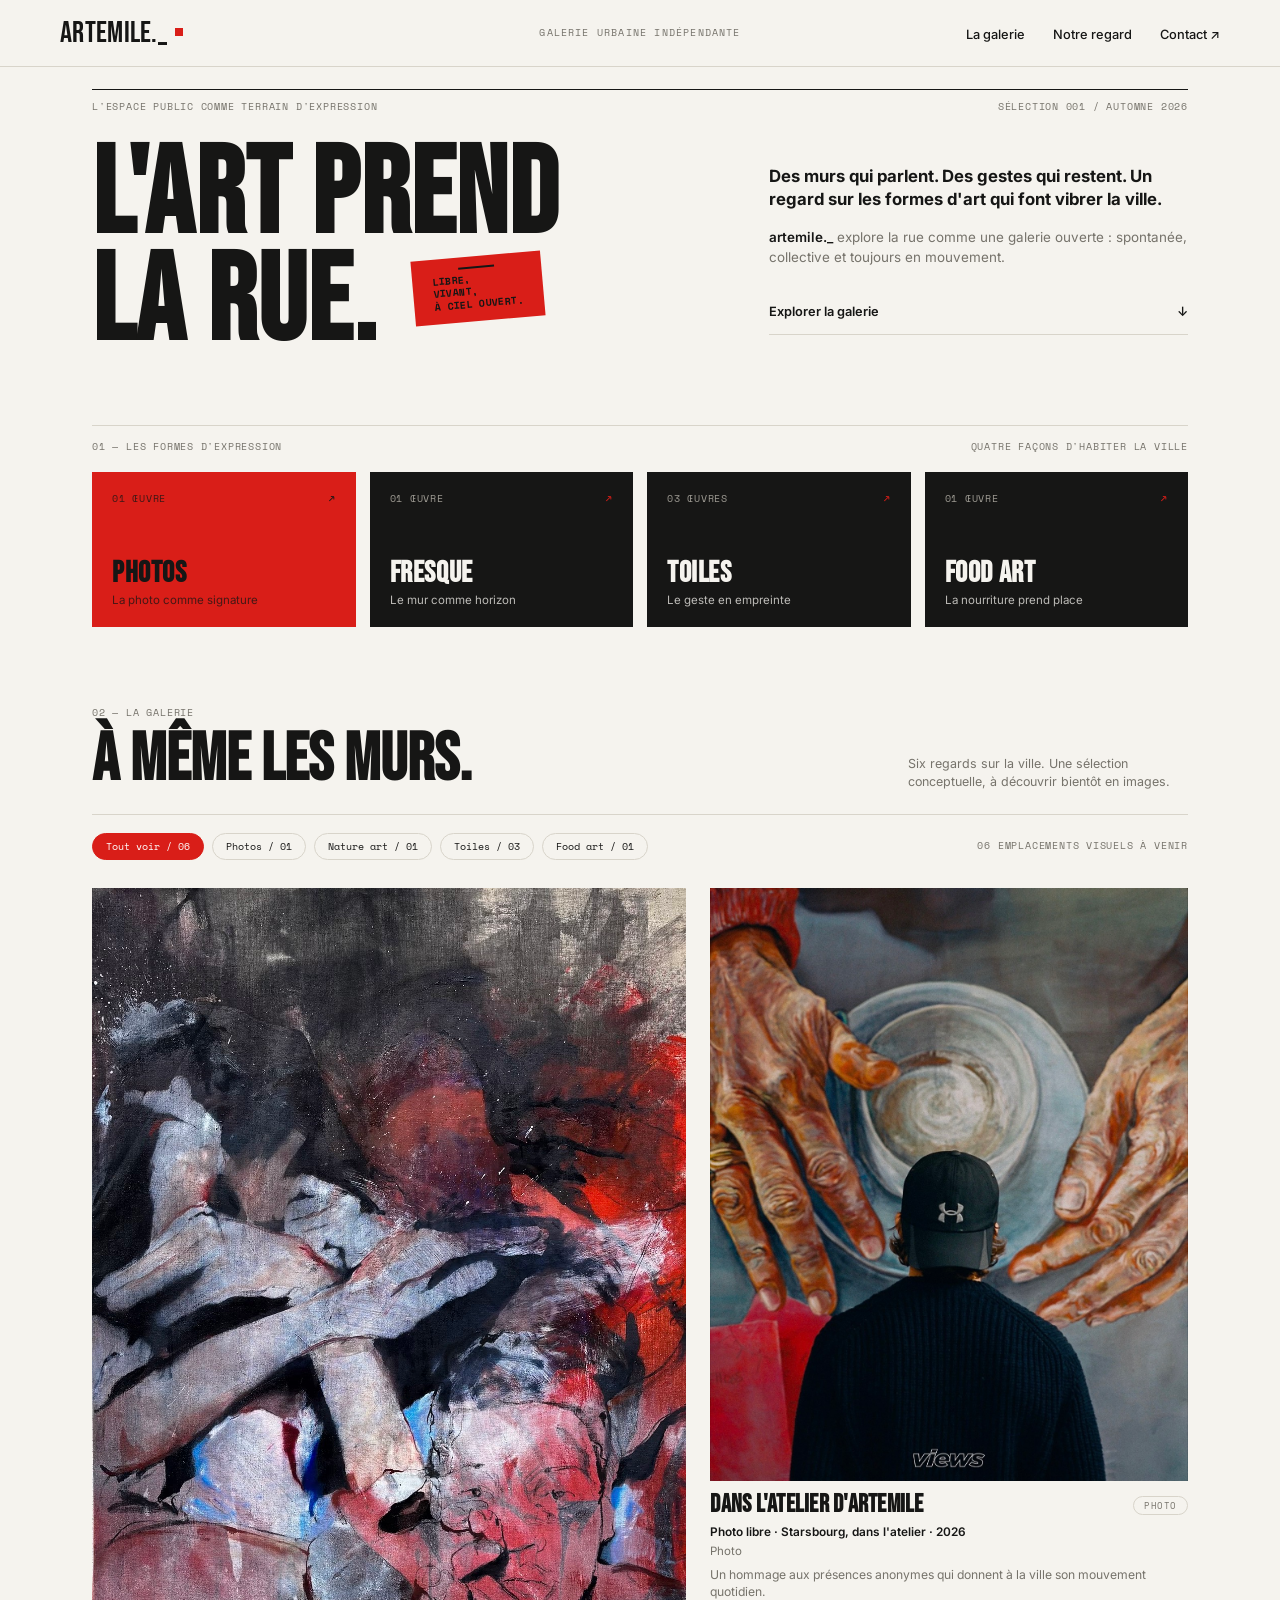
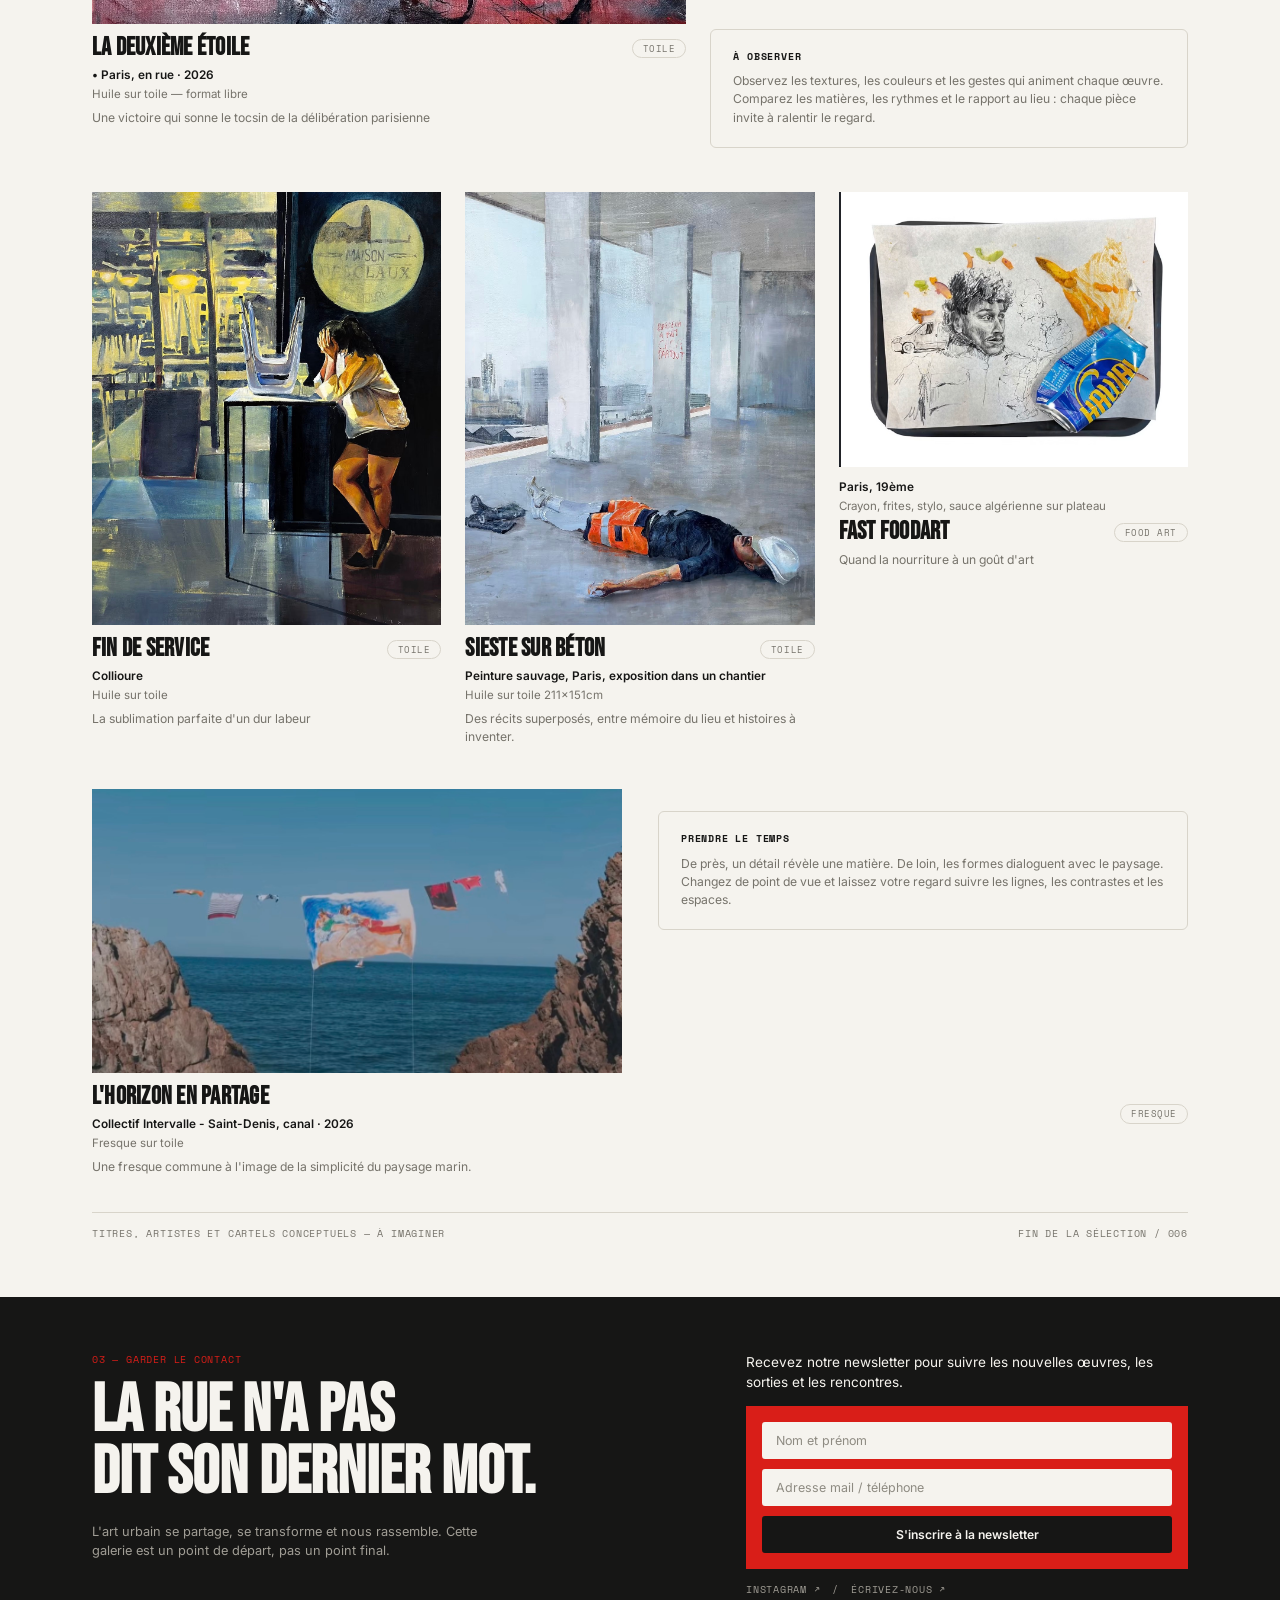
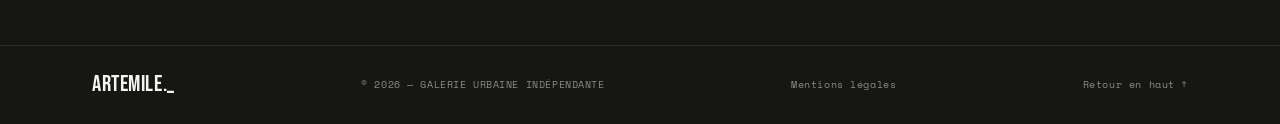
<file: L3/index.html>
<!DOCTYPE html>
<html lang="fr">
<head>
  <meta charset="UTF-8">
  <meta name="viewport" content="width=device-width, initial-scale=1.0">
  <title>artemile._ — Galerie Urbaine Indépendante</title>
  <link rel="stylesheet" href="style.css">
</head>
<body id="top">

  <!-- HEADER -->
  <header class="site-header">
    <div class="container header-inner">
      <a href="index.html" class="brand-logo">
        artemile._ <span class="brand-square"></span>
      </a>
      <span class="header-center-label">GALERIE URBAINE INDÉPENDANTE</span>
      <nav class="main-nav">
        <ul>
          <li><a href="#galerie">La galerie</a></li>
          <li><a href="#formes">Notre regard</a></li>
          <li><a href="#contact">Contact ↗</a></li>
        </ul>
      </nav>
    </div>
  </header>

  <main>
    <!-- HERO -->
    <section class="hero">
      <div class="container">
        <div class="top-meta-row">
          <span class="mono-meta">L'ESPACE PUBLIC COMME TERRAIN D'EXPRESSION</span>
          <span class="mono-meta">SÉLECTION 001 / AUTOMNE 2026</span>
        </div>

        <div class="hero-grid">
          <div>
            <h1 class="hero-title">
              L'ART PREND<br>
              LA RUE.
              <span class="hero-stamp">
                LIBRE,<br>VIVANT,<br>À CIEL OUVERT.
              </span>
            </h1>
          </div>

          <div class="hero-right">
            <p class="hero-lead">
              Des murs qui parlent. Des gestes qui restent. Un regard sur les formes d'art qui font vibrer la ville.
            </p>
            <p class="hero-desc">
              <strong>artemile._</strong> explore la rue comme une galerie ouverte : spontanée, collective et toujours en mouvement.
            </p>
            <a href="#galerie" class="hero-explore-link">
              <span>Explorer la galerie</span>
              <span>↓</span>
            </a>
          </div>
        </div>
      </div>
    </section>

    <!-- 01 : LES FORMES D'EXPRESSION -->
    <section id="formes" class="forms-section">
      <div class="container">
        <div class="section-meta-bar">
          <span class="mono-meta">01 — LES FORMES D'EXPRESSION</span>
          <span class="mono-meta">QUATRE FAÇONS D'HABITER LA VILLE</span>
        </div>

        <div class="forms-grid">
          <a href="photo.html" class="form-card form-card--red">
            <div class="form-card-top">
              <span>01 ŒUVRE</span>
              <span class="form-card-arrow">↗</span>
            </div>
            <div>
              <h2 class="form-card-title">PHOTOS</h2>
              <p class="form-card-sub">La photo comme signature</p>
            </div>
          </a>

          <a href="fresque.html" class="form-card">
            <div class="form-card-top">
              <span>01 ŒUVRE</span>
              <span class="form-card-arrow">↗</span>
            </div>
            <div>
              <h2 class="form-card-title">FRESQUE</h2>
              <p class="form-card-sub">Le mur comme horizon</p>
            </div>
          </a>

          <a href="toiles.html" class="form-card">
            <div class="form-card-top">
              <span>03 ŒUVRES</span>
              <span class="form-card-arrow">↗</span>
            </div>
            <div>
              <h2 class="form-card-title">TOILES</h2>
              <p class="form-card-sub">Le geste en empreinte</p>
            </div>
          </a>

          <a href="food-art.html" class="form-card">
            <div class="form-card-top">
              <span>01 ŒUVRE</span>
              <span class="form-card-arrow">↗</span>
            </div>
            <div>
              <h2 class="form-card-title">FOOD ART</h2>
              <p class="form-card-sub">La nourriture prend place</p>
            </div>
          </a>
        </div>
      </div>
    </section>

    <!-- 02 : LA GALERIE -->
    <section id="galerie" class="gallery-section">
      <div class="container">
        <span class="mono-meta">02 — LA GALERIE</span>
        <div class="gallery-header">
          <h2 class="gallery-main-title">À MÊME LES MURS.</h2>
          <p class="gallery-header-desc">
            Six regards sur la ville. Une sélection conceptuelle, à découvrir bientôt en images.
          </p>
        </div>

        <!-- BARRE DE FILTRES -->
        <div class="filter-bar">
          <div class="filter-pills">
            <button class="filter-pill active" data-filter="all">Tout voir / 06</button>
            <button class="filter-pill" data-filter="photo">Photos / 01</button>
            <button class="filter-pill" data-filter="fresque">Nature art / 01</button>
            <button class="filter-pill" data-filter="toile">Toiles / 03</button>
            <button class="filter-pill" data-filter="food">Food art / 01</button>
          </div>
          <span class="mono-meta">06 EMPLACEMENTS VISUELS À VENIR</span>
        </div>

        <!-- RANGÉE 1 : LA DEUXIÈME ÉTOILE (GAUCHE) + DANS L'ATELIER & À OBSERVER (DROITE) -->
        <div class="gallery-row-1">
          <article class="art-item" data-category="toile">
            <a href="toiles.html">
              <img src="img/hc-001.jpg" alt="La deuxième étoile">
            </a>
            <div class="art-item-body">
              <div class="art-title-row">
                <h3 class="art-title"><a href="toiles.html">LA DEUXIÈME ÉTOILE</a></h3>
                <span class="pill">TOILE</span>
              </div>
              <p class="art-loc">• Paris, en rue · 2026</p>
              <p class="art-tech">Huile sur toile — format libre</p>
              <p class="art-quote">Une victoire qui sonne le tocsin de la délibération parisienne</p>
            </div>
          </article>

          <div class="right-col-stack">
            <article class="art-item" data-category="photo">
              <a href="photo.html">
                <img src="img/hc-002.jpg" alt="Dans l'atelier d'Artemile">
              </a>
              <div class="art-item-body">
                <div class="art-title-row">
                  <h3 class="art-title"><a href="photo.html">DANS L'ATELIER D'ARTEMILE</a></h3>
                  <span class="pill">PHOTO</span>
                </div>
                <p class="art-loc">Photo libre · Starsbourg, dans l'atelier · 2026</p>
                <p class="art-tech">Photo</p>
                <p class="art-quote">Un hommage aux présences anonymes qui donnent à la ville son mouvement quotidien.</p>
              </div>
            </article>

            <aside class="note-card">
              <div class="note-card-title">À OBSERVER</div>
              <p class="note-card-text">
                Observez les textures, les couleurs et les gestes qui animent chaque œuvre. Comparez les matières, les rythmes et le rapport au lieu : chaque pièce invite à ralentir le regard.
              </p>
            </aside>
          </div>
        </div>

        <!-- RANGÉE 2 : 3 COLONNES (FIN DE SERVICE, SIESTE SUR BÉTON, FAST FOODART) -->
        <div class="gallery-row-2">
          <article class="art-item" data-category="toile">
            <a href="toiles.html">
              <img src="img/hc-003.jpg" alt="Fin de service">
            </a>
            <div class="art-item-body">
              <div class="art-title-row">
                <h3 class="art-title"><a href="toiles.html">Fin de service</a></h3>
                <span class="pill">TOILE</span>
              </div>
              <p class="art-loc">Collioure</p>
              <p class="art-tech">Huile sur toile</p>
              <p class="art-quote">La sublimation parfaite d'un dur labeur</p>
            </div>
          </article>

          <article class="art-item" data-category="toile">
            <a href="toiles.html">
              <img src="img/hc-004.jpg" alt="Sieste sur béton">
            </a>
            <div class="art-item-body">
              <div class="art-title-row">
                <h3 class="art-title"><a href="toiles.html">Sieste sur béton</a></h3>
                <span class="pill">TOILE</span>
              </div>
              <p class="art-loc">Peinture sauvage, Paris, exposition dans un chantier</p>
              <p class="art-tech">Huile sur toile 211x151cm</p>
              <p class="art-quote">Des récits superposés, entre mémoire du lieu et histoires à inventer.</p>
            </div>
          </article>

          <article class="art-item" data-category="food">
            <a href="food-art.html">
              <img src="img/hc-005.jpg" alt="Fast foodart">
            </a>
            <div class="art-item-body">
              <p class="art-loc">Paris, 19ème</p>
              <p class="art-tech">Crayon, frites, stylo, sauce algérienne sur plateau</p>
              <div class="art-title-row" style="margin-top: 6px;">
                <h3 class="art-title"><a href="food-art.html">Fast foodart</a></h3>
                <span class="pill">FOOD ART</span>
              </div>
              <p class="art-quote">Quand la nourriture à un goût d'art</p>
            </div>
          </article>
        </div>

        <!-- RANGÉE 3 : L'HORIZON EN PARTAGE (GAUCHE) + PRENDRE LE TEMPS (DROITE) -->
        <div class="gallery-row-3">
          <article class="art-item" data-category="fresque">
            <a href="fresque.html">
              <img src="img/hc-006.jpg" alt="L'horizon en partage">
            </a>
            <div class="art-item-body">
              <div class="art-title-row">
                <h3 class="art-title"><a href="fresque.html">L'horizon en partage</a></h3>
              </div>
              <p class="art-loc">Collectif Intervalle - Saint-Denis, canal · 2026</p>
              <p class="art-tech">Fresque sur toile</p>
              <p class="art-quote">Une fresque commune à l'image de la simplicité du paysage marin.</p>
            </div>
          </article>

          <div class="row-3-right">
            <aside class="note-card">
              <div class="note-card-title">PRENDRE LE TEMPS</div>
              <p class="note-card-text">
                De près, un détail révèle une matière. De loin, les formes dialoguent avec le paysage. Changez de point de vue et laissez votre regard suivre les lignes, les contrastes et les espaces.
              </p>
            </aside>
            <div class="row-3-pill-align">
              <span class="pill">FRESQUE</span>
            </div>
          </div>
        </div>

        <div class="gallery-bottom-meta">
          <span class="mono-meta">TITRES, ARTISTES ET CARTELS CONCEPTUELS — À IMAGINER</span>
          <span class="mono-meta">FIN DE LA SÉLECTION / 006</span>
        </div>
      </div>
    </section>
  </main>

  <!-- 03 : GARDER LE CONTACT & FOOTER SOMBRE -->
  <div class="dark-bottom-wrapper">
    <section id="contact" class="contact-section">
      <div class="container contact-grid">
        <div>
          <span class="contact-kicker">03 — GARDER LE CONTACT</span>
          <h2 class="contact-title">
            LA RUE N'A PAS<br>
            DIT SON DERNIER MOT.
          </h2>
          <p class="contact-desc">
            L'art urbain se partage, se transforme et nous rassemble. Cette galerie est un point de départ, pas un point final.
          </p>
        </div>

        <div>
          <p class="contact-right-intro">
            Recevez notre newsletter pour suivre les nouvelles œuvres, les sorties et les rencontres.
          </p>
          <form class="red-form-box" action="#" method="post">
            <input type="text" class="form-input" placeholder="Nom et prénom" required>
            <input type="text" class="form-input" placeholder="Adresse mail / téléphone" required>
            <button type="submit" class="form-submit-btn">S'inscrire à la newsletter</button>
          </form>
          <div class="contact-social-row">
            <a href="https://instagram.com" target="_blank" rel="noopener">INSTAGRAM ↗</a>
            <span>/</span>
            <a href="mailto:contact@artemile.fr">ÉCRIVEZ-NOUS ↗</a>
          </div>
        </div>
      </div>
    </section>

    <footer class="site-footer">
      <div class="container footer-bottom-row">
        <a href="index.html" class="footer-logo">artemile._</a>
        <span>© 2026 — GALERIE URBAINE INDÉPENDANTE</span>
        <a href="#">Mentions légales</a>
        <a href="#top">Retour en haut ↑</a>
      </div>
    </footer>
  </div>

  <script>
    const pills = document.querySelectorAll('.filter-pill');
    const items = document.querySelectorAll('.art-item');
    pills.forEach(pill => {
      pill.addEventListener('click', () => {
        pills.forEach(p => p.classList.remove('active'));
        pill.classList.add('active');
        const filter = pill.getAttribute('data-filter');
        items.forEach(item => {
          item.style.display = (filter === 'all' || item.getAttribute('data-category') === filter) ? 'block' : 'none';
        });
      });
    });
  </script>
</body>
</html>
</file>
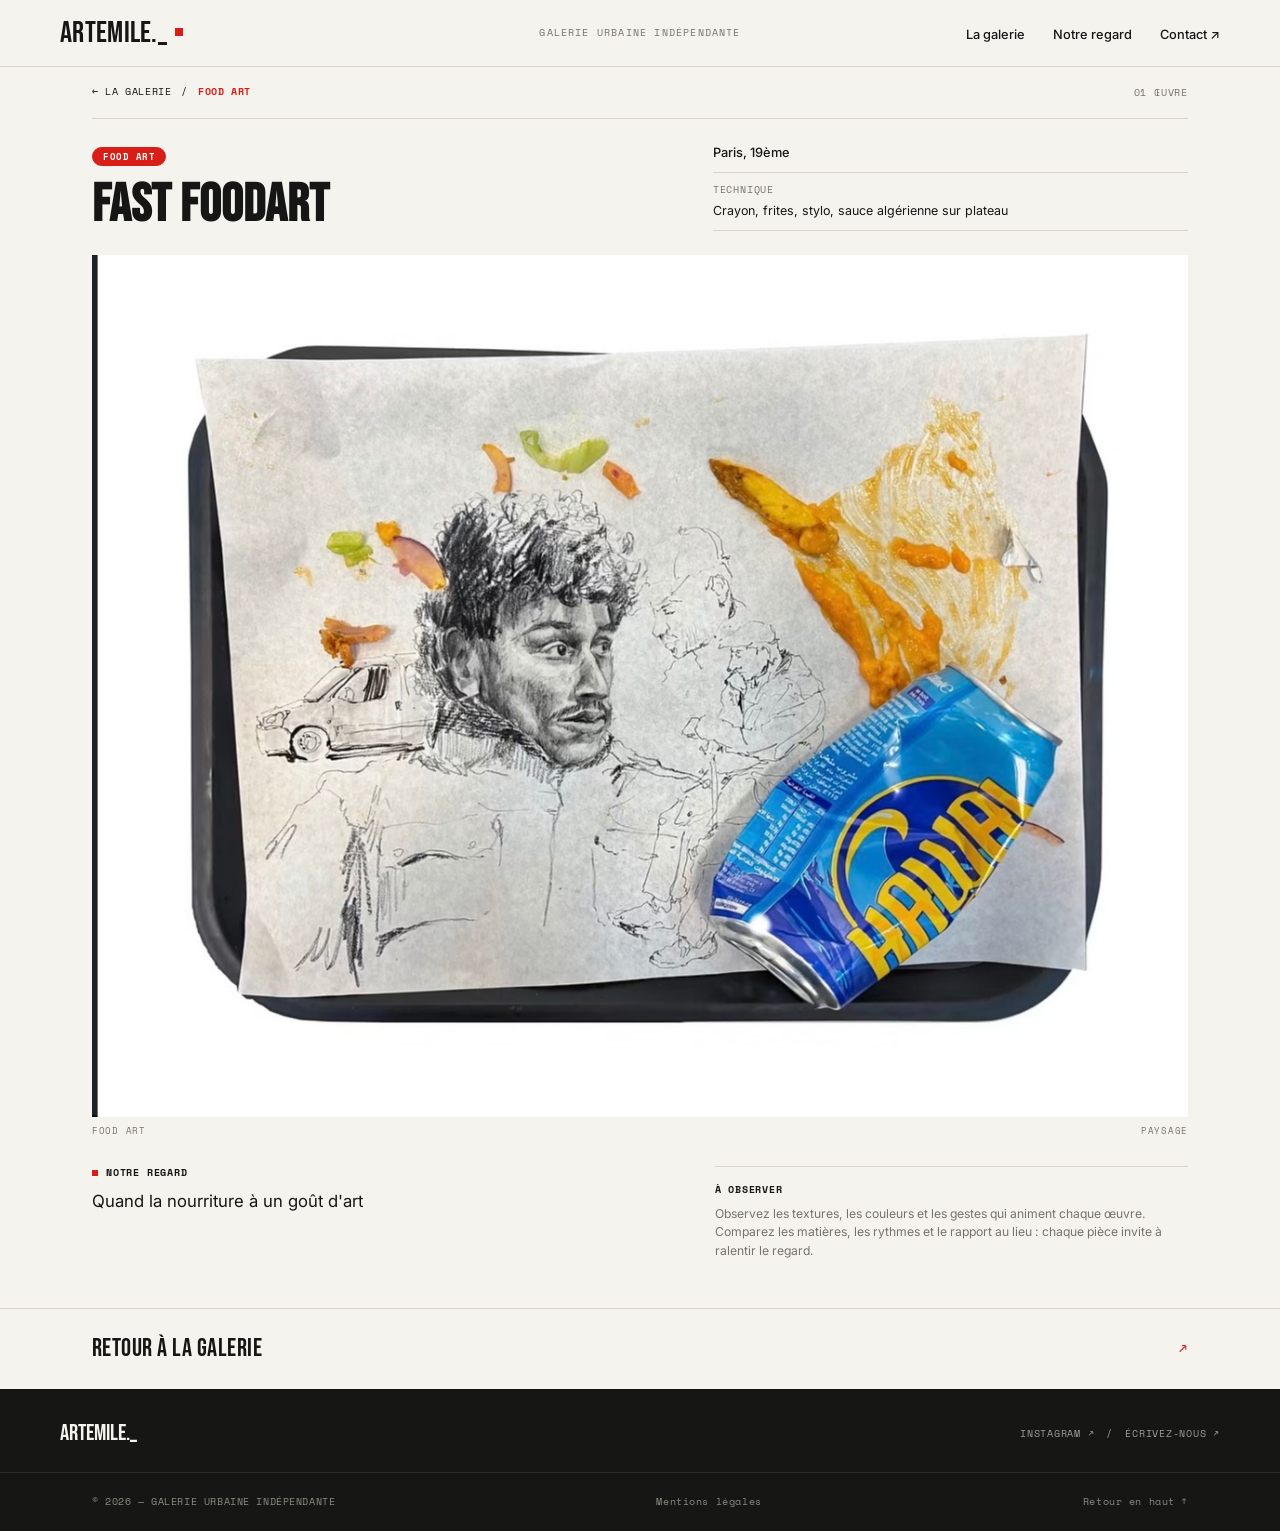
<file: L3/food-art.html>
<!DOCTYPE html>
<html lang="fr">
<head>
  <meta charset="UTF-8">
  <meta name="viewport" content="width=device-width, initial-scale=1.0">
  <title>Food Art — Fast foodart | artemile._</title>
  <link rel="stylesheet" href="style.css">
</head>
<body id="top">

  <header class="site-header">
    <div class="container header-inner">
      <a href="index.html" class="brand-logo">
        artemile._ <span class="brand-square"></span>
      </a>
      <span class="header-center-label">GALERIE URBAINE INDÉPENDANTE</span>
      <nav class="main-nav">
        <ul>
          <li><a href="index.html#galerie">La galerie</a></li>
          <li><a href="index.html#formes">Notre regard</a></li>
          <li><a href="index.html#contact">Contact ↗</a></li>
        </ul>
      </nav>
    </div>
  </header>

  <main class="container">
    <div class="breadcrumb-bar">
      <div class="breadcrumb-left">
        <a href="index.html#galerie">← La galerie</a>
        <span>/</span>
        <span class="breadcrumb-active">FOOD ART</span>
      </div>
      <span class="mono-meta">01 ŒUVRE</span>
    </div>

    <section class="pano-top-header" style="padding-top: 24px;">
      <div>
        <span class="pill pill--red">FOOD ART</span>
        <h1 class="cartel-big-title" style="margin-bottom: 0;">Fast foodart</h1>
      </div>
      <div>
        <p class="cartel-loc" style="padding-bottom: 10px; margin-bottom: 10px; border-bottom: 1px solid var(--border-line);">
          Paris, 19ème
        </p>
        <div style="padding-bottom: 10px; border-bottom: 1px solid var(--border-line);">
          <div class="mono-meta" style="margin-bottom: 4px;">TECHNIQUE</div>
          <div style="font-size: 0.78rem;">Crayon, frites, stylo, sauce algérienne sur plateau</div>
        </div>
      </div>
    </section>

    <div class="visual-col">
      <img src="img/hc-005.jpg" alt="Fast foodart">
      <div class="caption-under-img">
        <span>FOOD ART</span>
        <span>PAYSAGE</span>
      </div>
    </div>

    <section class="pano-bottom-grid">
      <div>
        <div class="regard-heading">NOTRE REGARD</div>
        <p class="cartel-regard-text">
          Quand la nourriture à un goût d'art
        </p>
      </div>

      <div class="subpage-note-block">
        <div class="note-card-title">À OBSERVER</div>
        <p class="note-card-text">
          Observez les textures, les couleurs et les gestes qui animent chaque œuvre. Comparez les matières, les rythmes et le rapport au lieu : chaque pièce invite à ralentir le regard.
        </p>
      </div>
    </section>
  </main>

  <div class="return-gallery-bar">
    <div class="container">
      <a href="index.html#galerie" class="return-gallery-link">
        <span>RETOUR À LA GALERIE</span>
        <span>↗</span>
      </a>
    </div>
  </div>

  <div class="dark-bottom-wrapper">
    <div class="container footer-subpage-top">
      <a href="index.html" class="footer-logo">artemile._</a>
      <div class="contact-social-row" style="margin-top: 0;">
        <a href="https://instagram.com" target="_blank" rel="noopener">INSTAGRAM ↗</a>
        <span>/</span>
        <a href="mailto:contact@artemile.fr">ÉCRIVEZ-NOUS ↗</a>
      </div>
    </div>
    <footer class="site-footer">
      <div class="container footer-bottom-row">
        <span>© 2026 — GALERIE URBAINE INDÉPENDANTE</span>
        <a href="#">Mentions légales</a>
        <a href="#top">Retour en haut ↑</a>
      </div>
    </footer>
  </div>

</body>
</html>
</file>
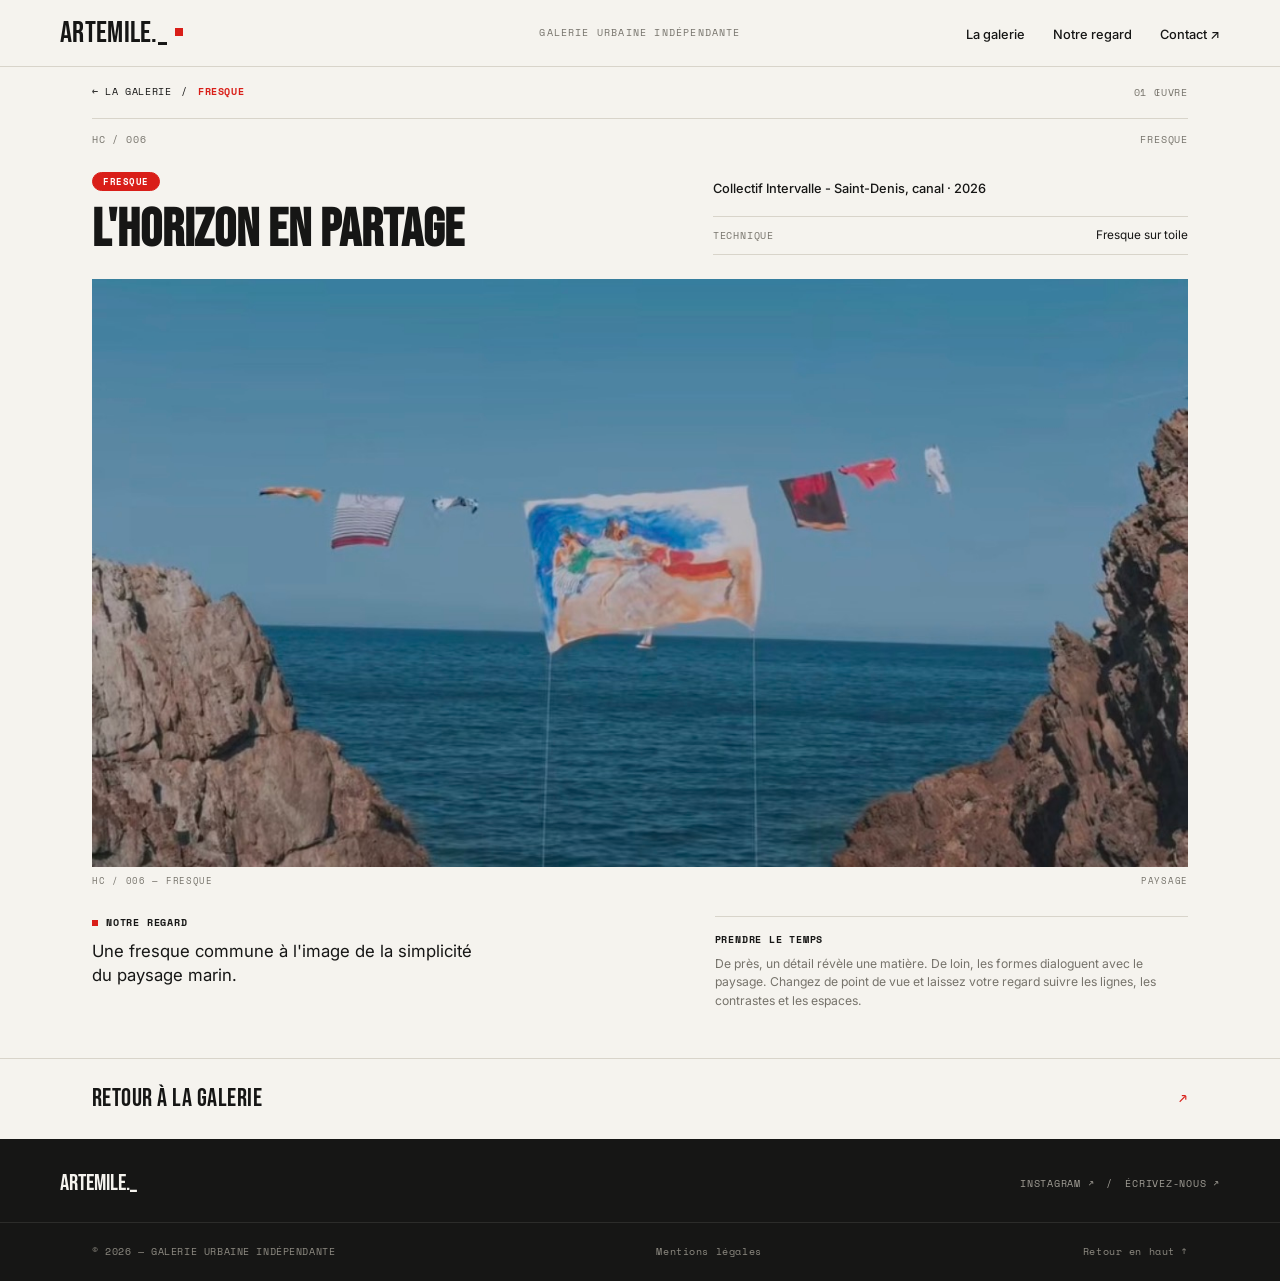
<file: L3/fresque.html>
<!DOCTYPE html>
<html lang="fr">
<head>
  <meta charset="UTF-8">
  <meta name="viewport" content="width=device-width, initial-scale=1.0">
  <title>Fresque — HC / 006 | artemile._</title>
  <link rel="stylesheet" href="style.css">
</head>
<body id="top">

  <header class="site-header">
    <div class="container header-inner">
      <a href="index.html" class="brand-logo">
        artemile._ <span class="brand-square"></span>
      </a>
      <span class="header-center-label">GALERIE URBAINE INDÉPENDANTE</span>
      <nav class="main-nav">
        <ul>
          <li><a href="index.html#galerie">La galerie</a></li>
          <li><a href="index.html#formes">Notre regard</a></li>
          <li><a href="index.html#contact">Contact ↗</a></li>
        </ul>
      </nav>
    </div>
  </header>

  <main class="container">
    <div class="breadcrumb-bar">
      <div class="breadcrumb-left">
        <a href="index.html#galerie">← La galerie</a>
        <span>/</span>
        <span class="breadcrumb-active">FRESQUE</span>
      </div>
      <span class="mono-meta">01 ŒUVRE</span>
    </div>

    <div class="subpage-meta-row">
      <span class="mono-meta">HC / 006</span>
      <span class="mono-meta">FRESQUE</span>
    </div>

    <section class="pano-top-header">
      <div>
        <span class="pill pill--red">FRESQUE</span>
        <h1 class="cartel-big-title" style="margin-bottom: 0;">L'HORIZON EN PARTAGE</h1>
      </div>
      <div>
        <p class="cartel-loc">Collectif Intervalle - Saint-Denis, canal · 2026</p>
        <div class="tech-line-row">
          <span class="mono-meta">TECHNIQUE</span>
          <span>Fresque sur toile</span>
        </div>
      </div>
    </section>

    <div class="visual-col">
      <img src="img/hc-006.jpg" alt="L'horizon en partage">
      <div class="caption-under-img">
        <span>HC / 006 — FRESQUE</span>
        <span>PAYSAGE</span>
      </div>
    </div>

    <section class="pano-bottom-grid">
      <div>
        <div class="regard-heading">NOTRE REGARD</div>
        <p class="cartel-regard-text">
          Une fresque commune à l'image de la simplicité du paysage marin.
        </p>
      </div>

      <div class="subpage-note-block">
        <div class="note-card-title">PRENDRE LE TEMPS</div>
        <p class="note-card-text">
          De près, un détail révèle une matière. De loin, les formes dialoguent avec le paysage. Changez de point de vue et laissez votre regard suivre les lignes, les contrastes et les espaces.
        </p>
      </div>
    </section>
  </main>

  <div class="return-gallery-bar">
    <div class="container">
      <a href="index.html#galerie" class="return-gallery-link">
        <span>RETOUR À LA GALERIE</span>
        <span>↗</span>
      </a>
    </div>
  </div>

  <div class="dark-bottom-wrapper">
    <div class="container footer-subpage-top">
      <a href="index.html" class="footer-logo">artemile._</a>
      <div class="contact-social-row" style="margin-top: 0;">
        <a href="https://instagram.com" target="_blank" rel="noopener">INSTAGRAM ↗</a>
        <span>/</span>
        <a href="mailto:contact@artemile.fr">ÉCRIVEZ-NOUS ↗</a>
      </div>
    </div>
    <footer class="site-footer">
      <div class="container footer-bottom-row">
        <span>© 2026 — GALERIE URBAINE INDÉPENDANTE</span>
        <a href="#">Mentions légales</a>
        <a href="#top">Retour en haut ↑</a>
      </div>
    </footer>
  </div>

</body>
</html>
</file>
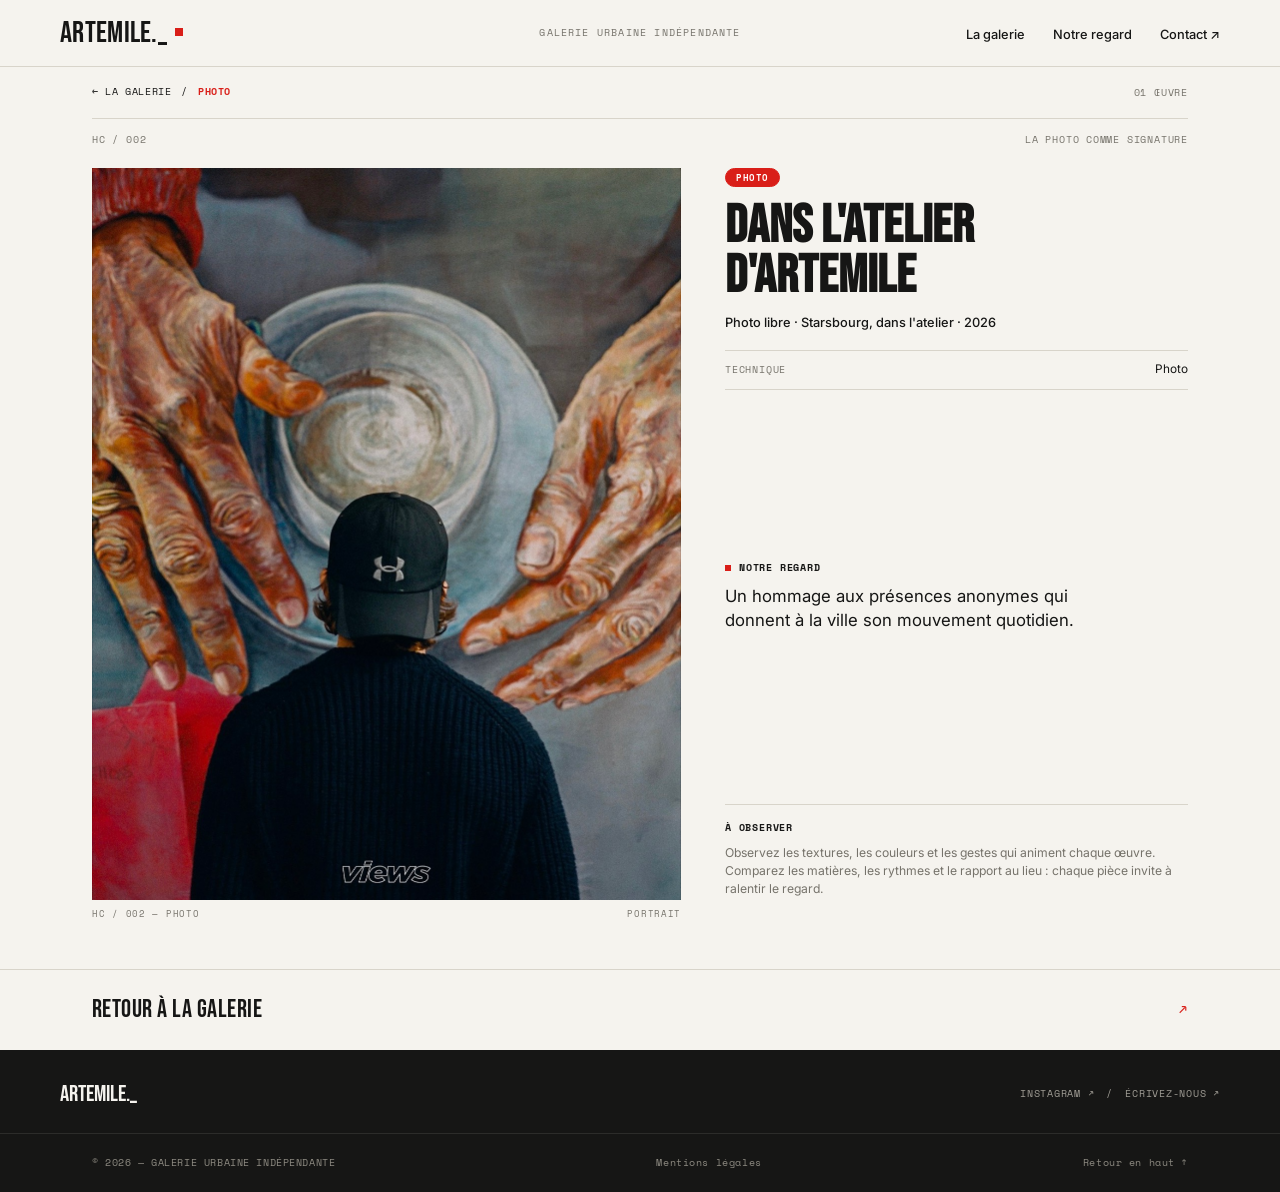
<file: L3/photo.html>
<!DOCTYPE html>
<html lang="fr">
<head>
  <meta charset="UTF-8">
  <meta name="viewport" content="width=device-width, initial-scale=1.0">
  <title>Photo — HC / 002 | artemile._</title>
  <link rel="stylesheet" href="style.css">
</head>
<body id="top">

  <header class="site-header">
    <div class="container header-inner">
      <a href="index.html" class="brand-logo">
        artemile._ <span class="brand-square"></span>
      </a>
      <span class="header-center-label">GALERIE URBAINE INDÉPENDANTE</span>
      <nav class="main-nav">
        <ul>
          <li><a href="index.html#galerie">La galerie</a></li>
          <li><a href="index.html#formes">Notre regard</a></li>
          <li><a href="index.html#contact">Contact ↗</a></li>
        </ul>
      </nav>
    </div>
  </header>

  <main class="container">
    <div class="breadcrumb-bar">
      <div class="breadcrumb-left">
        <a href="index.html#galerie">← La galerie</a>
        <span>/</span>
        <span class="breadcrumb-active">PHOTO</span>
      </div>
      <span class="mono-meta">01 ŒUVRE</span>
    </div>

    <div class="subpage-meta-row">
      <span class="mono-meta">HC / 002</span>
      <span class="mono-meta">LA PHOTO COMME SIGNATURE</span>
    </div>

    <section class="split-showcase">
      <div class="visual-col">
        <img src="img/hc-002.jpg" alt="Dans l'atelier d'Artemile">
        <div class="caption-under-img">
          <span>HC / 002 — PHOTO</span>
          <span>PORTRAIT</span>
        </div>
      </div>

      <div class="cartel-col">
        <div class="cartel-top-group">
          <span class="pill pill--red">PHOTO</span>
          <h1 class="cartel-big-title">DANS L'ATELIER<br>D'ARTEMILE</h1>
          <p class="cartel-loc">Photo libre · Starsbourg, dans l'atelier · 2026</p>
          <div class="tech-line-row">
            <span class="mono-meta">TECHNIQUE</span>
            <span>Photo</span>
          </div>
        </div>

        <div>
          <div class="regard-heading">NOTRE REGARD</div>
          <p class="cartel-regard-text">
            Un hommage aux présences anonymes qui donnent à la ville son mouvement quotidien.
          </p>
        </div>

        <div class="subpage-note-block">
          <div class="note-card-title">À OBSERVER</div>
          <p class="note-card-text">
            Observez les textures, les couleurs et les gestes qui animent chaque œuvre. Comparez les matières, les rythmes et le rapport au lieu : chaque pièce invite à ralentir le regard.
          </p>
        </div>
      </div>
    </section>
  </main>

  <div class="return-gallery-bar">
    <div class="container">
      <a href="index.html#galerie" class="return-gallery-link">
        <span>RETOUR À LA GALERIE</span>
        <span>↗</span>
      </a>
    </div>
  </div>

  <div class="dark-bottom-wrapper">
    <div class="container footer-subpage-top">
      <a href="index.html" class="footer-logo">artemile._</a>
      <div class="contact-social-row" style="margin-top: 0;">
        <a href="https://instagram.com" target="_blank" rel="noopener">INSTAGRAM ↗</a>
        <span>/</span>
        <a href="mailto:contact@artemile.fr">ÉCRIVEZ-NOUS ↗</a>
      </div>
    </div>
    <footer class="site-footer">
      <div class="container footer-bottom-row">
        <span>© 2026 — GALERIE URBAINE INDÉPENDANTE</span>
        <a href="#">Mentions légales</a>
        <a href="#top">Retour en haut ↑</a>
      </div>
    </footer>
  </div>

</body>
</html>
</file>
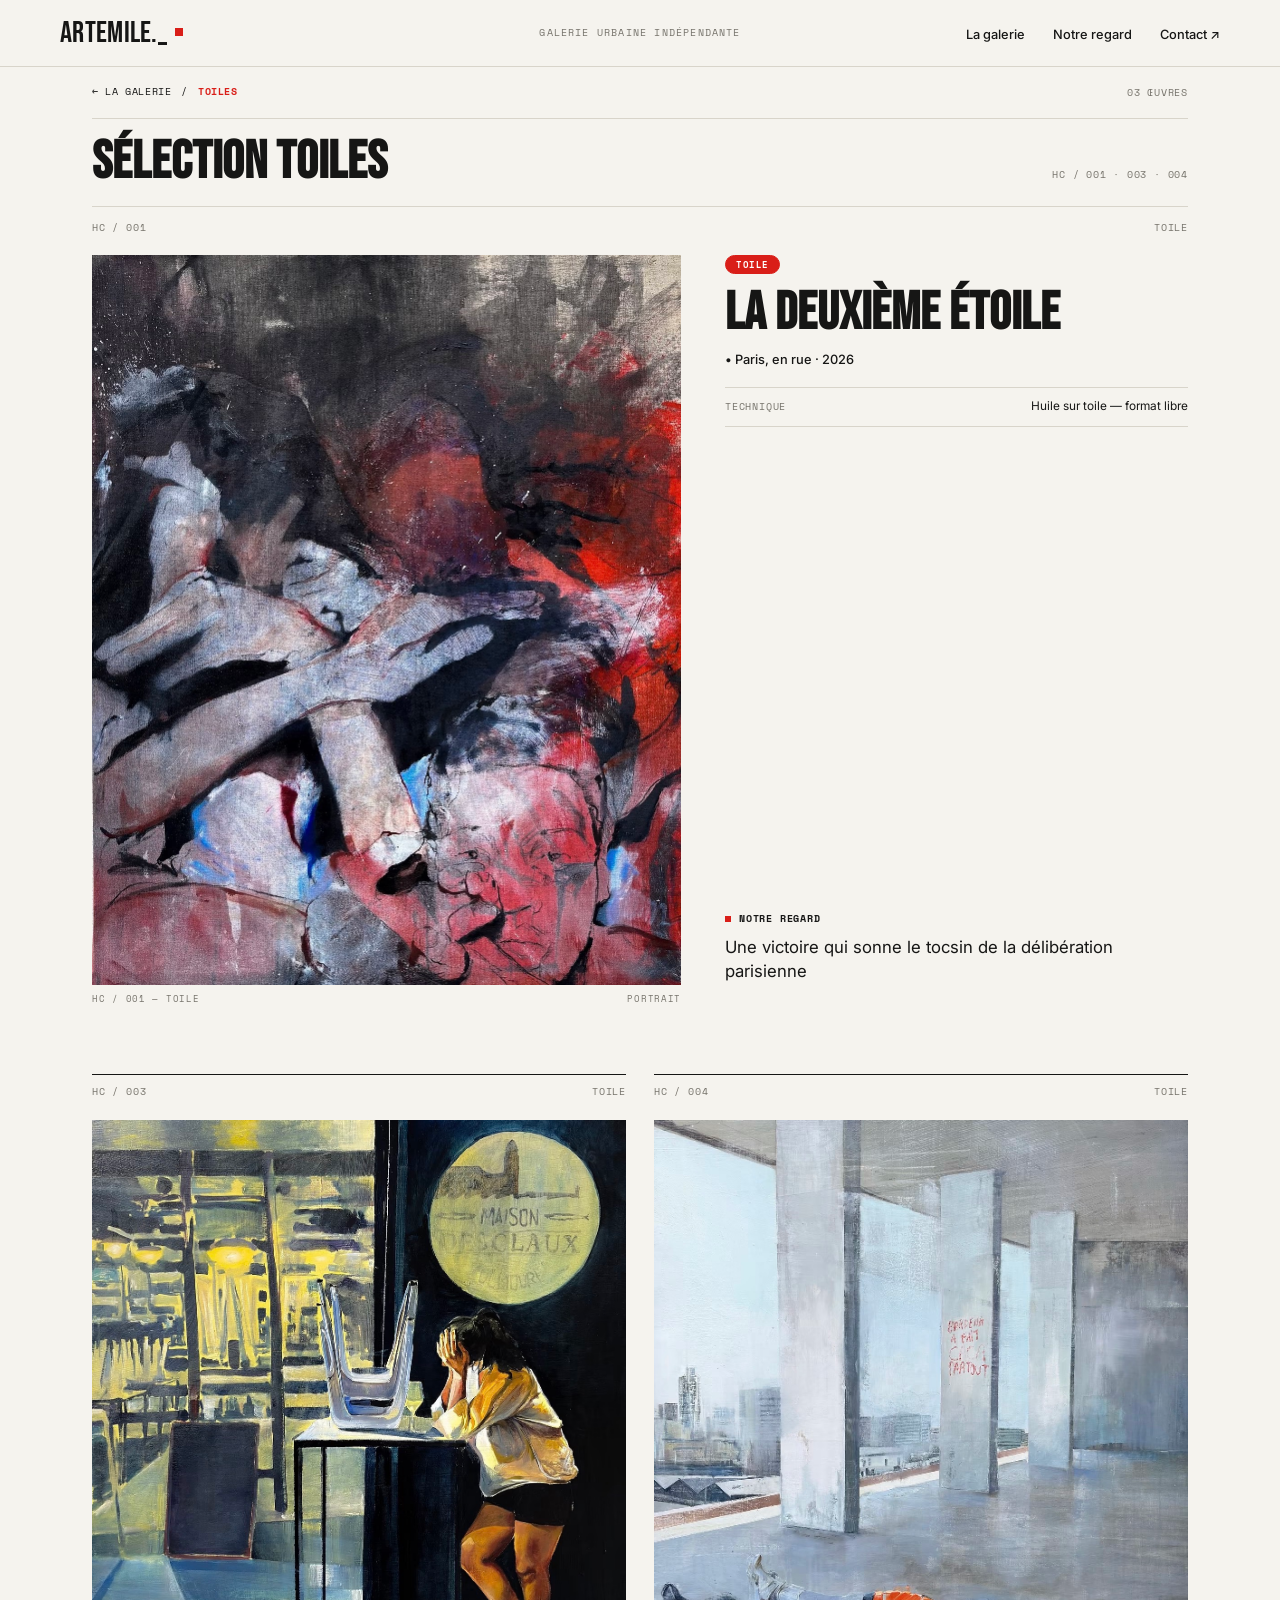
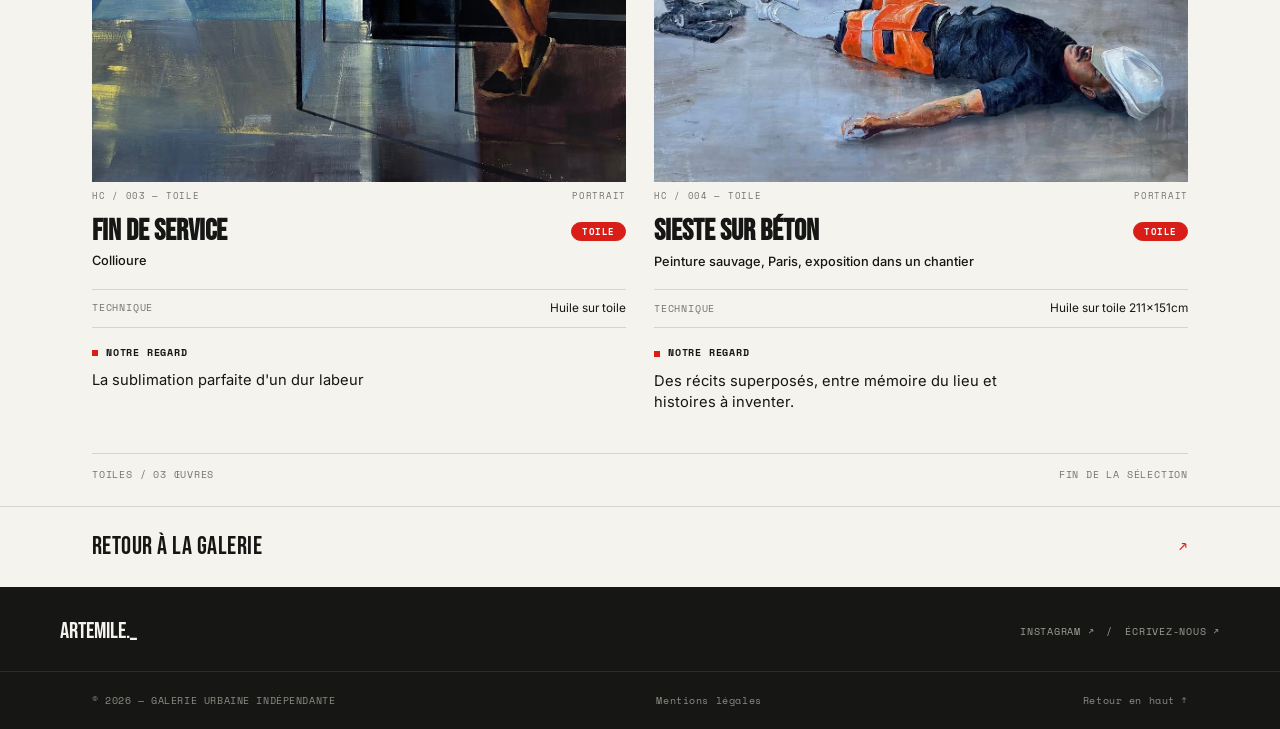
<file: L3/toiles.html>
<!DOCTYPE html>
<html lang="fr">
<head>
  <meta charset="UTF-8">
  <meta name="viewport" content="width=device-width, initial-scale=1.0">
  <title>Sélection Toiles — HC / 001 · 003 · 004 | artemile._</title>
  <link rel="stylesheet" href="style.css">
</head>
<body id="top">

  <header class="site-header">
    <div class="container header-inner">
      <a href="index.html" class="brand-logo">
        artemile._ <span class="brand-square"></span>
      </a>
      <span class="header-center-label">GALERIE URBAINE INDÉPENDANTE</span>
      <nav class="main-nav">
        <ul>
          <li><a href="index.html#galerie">La galerie</a></li>
          <li><a href="index.html#formes">Notre regard</a></li>
          <li><a href="index.html#contact">Contact ↗</a></li>
        </ul>
      </nav>
    </div>
  </header>

  <main class="container">
    <div class="breadcrumb-bar">
      <div class="breadcrumb-left">
        <a href="index.html#galerie">← La galerie</a>
        <span>/</span>
        <span class="breadcrumb-active">TOILES</span>
      </div>
      <span class="mono-meta">03 ŒUVRES</span>
    </div>

    <div class="toiles-title-bar">
      <h1 class="cartel-big-title" style="margin: 0;">SÉLECTION TOILES</h1>
      <span class="mono-meta">HC / 001 · 003 · 004</span>
    </div>

    <div class="subpage-meta-row">
      <span class="mono-meta">HC / 001</span>
      <span class="mono-meta">TOILE</span>
    </div>

    <!-- ŒUVRE 1 : HC / 001 -->
    <section class="split-showcase">
      <div class="visual-col">
        <img src="img/hc-001.jpg" alt="La deuxième étoile">
        <div class="caption-under-img">
          <span>HC / 001 — TOILE</span>
          <span>PORTRAIT</span>
        </div>
      </div>

      <div class="cartel-col">
        <div class="cartel-top-group">
          <span class="pill pill--red">TOILE</span>
          <h2 class="cartel-big-title">LA DEUXIÈME ÉTOILE</h2>
          <p class="cartel-loc">• Paris, en rue · 2026</p>
          <div class="tech-line-row">
            <span class="mono-meta">TECHNIQUE</span>
            <span>Huile sur toile — format libre</span>
          </div>
        </div>

        <div>
          <div class="regard-heading">NOTRE REGARD</div>
          <p class="cartel-regard-text">
            Une victoire qui sonne le tocsin de la délibération parisienne
          </p>
        </div>
      </div>
    </section>

    <!-- ŒUVRES 2 & 3 CÔTE À CÔTE : HC / 003 & HC / 004 -->
    <section class="toiles-pair-grid">
      <!-- HC / 003 -->
      <article class="toile-pair-card">
        <div class="subpage-meta-row" style="padding-top: 0;">
          <span class="mono-meta">HC / 003</span>
          <span class="mono-meta">TOILE</span>
        </div>
        <img src="img/hc-003.jpg" alt="Fin de service">
        <div class="caption-under-img">
          <span>HC / 003 — TOILE</span>
          <span>PORTRAIT</span>
        </div>
        <div class="toile-pair-header">
          <h2 class="toile-pair-title">Fin de service</h2>
          <span class="pill pill--red">TOILE</span>
        </div>
        <p class="cartel-loc">Collioure</p>
        <div class="tech-line-row" style="margin-bottom: 18px;">
          <span class="mono-meta">TECHNIQUE</span>
          <span>Huile sur toile</span>
        </div>
        <div class="regard-heading">NOTRE REGARD</div>
        <p class="cartel-regard-text" style="font-size: 0.92rem;">
          La sublimation parfaite d'un dur labeur
        </p>
      </article>

      <!-- HC / 004 -->
      <article class="toile-pair-card">
        <div class="subpage-meta-row" style="padding-top: 0;">
          <span class="mono-meta">HC / 004</span>
          <span class="mono-meta">TOILE</span>
        </div>
        <img src="img/hc-004.jpg" alt="Sieste sur béton">
        <div class="caption-under-img">
          <span>HC / 004 — TOILE</span>
          <span>PORTRAIT</span>
        </div>
        <div class="toile-pair-header">
          <h2 class="toile-pair-title">Sieste sur béton</h2>
          <span class="pill pill--red">TOILE</span>
        </div>
        <p class="cartel-loc">Peinture sauvage, Paris, exposition dans un chantier</p>
        <div class="tech-line-row" style="margin-bottom: 18px;">
          <span class="mono-meta">TECHNIQUE</span>
          <span>Huile sur toile 211x151cm</span>
        </div>
        <div class="regard-heading">NOTRE REGARD</div>
        <p class="cartel-regard-text" style="font-size: 0.92rem;">
          Des récits superposés, entre mémoire du lieu et histoires à inventer.
        </p>
      </article>
    </section>

    <div class="gallery-bottom-meta" style="margin-bottom: 24px;">
      <span class="mono-meta">TOILES / 03 ŒUVRES</span>
      <span class="mono-meta">FIN DE LA SÉLECTION</span>
    </div>
  </main>

  <div class="return-gallery-bar">
    <div class="container">
      <a href="index.html#galerie" class="return-gallery-link">
        <span>RETOUR À LA GALERIE</span>
        <span>↗</span>
      </a>
    </div>
  </div>

  <div class="dark-bottom-wrapper">
    <div class="container footer-subpage-top">
      <a href="index.html" class="footer-logo">artemile._</a>
      <div class="contact-social-row" style="margin-top: 0;">
        <a href="https://instagram.com" target="_blank" rel="noopener">INSTAGRAM ↗</a>
        <span>/</span>
        <a href="mailto:contact@artemile.fr">ÉCRIVEZ-NOUS ↗</a>
      </div>
    </div>
    <footer class="site-footer">
      <div class="container footer-bottom-row">
        <span>© 2026 — GALERIE URBAINE INDÉPENDANTE</span>
        <a href="#">Mentions légales</a>
        <a href="#top">Retour en haut ↑</a>
      </div>
    </footer>
  </div>

</body>
</html>
</file>
<file: L3/style.css>
/* ==========================================================================
   ARTEMILE._ — FEUILLE DE STYLE FIDÈLE À LA MAQUETTE FIGMA
   ========================================================================== */

@import url('https://fonts.googleapis.com/css2?family=Bebas+Neue&family=Inter:wght@400;500;600;700&family=Space+Mono:wght@400;700&display=swap');

:root {
  --bg-cream: #F5F3EE;
  --bg-dark: #161615;
  --red: #D91E18;
  --text-dark: #161615;
  --text-muted: #76736B;
  --text-light: #F5F3EE;
  --border-line: #D8D4CA;
  --border-dark: #161615;

  --font-display: 'Bebas Neue', Impact, sans-serif;
  --font-sans: 'Inter', -apple-system, BlinkMacSystemFont, sans-serif;
  --font-mono: 'Space Mono', monospace;

  --container: 1160px;
  --gutter: 32px;
}

/* RESET */
*, *::before, *::after {
  box-sizing: border-box;
  margin: 0;
  padding: 0;
}

html {
  scroll-behavior: smooth;
  font-size: 16px;
}

body {
  background-color: var(--bg-cream);
  color: var(--text-dark);
  font-family: var(--font-sans);
  line-height: 1.45;
  -webkit-font-smoothing: antialiased;
}

img {
  width: 100%;
  height: auto;
  display: block;
  object-fit: cover;
}

a {
  color: inherit;
  text-decoration: none;
  transition: opacity 0.2s ease, color 0.2s ease;
}

ul {
  list-style: none;
}

.container {
  max-width: var(--container);
  margin: 0 auto;
  padding: 0 var(--gutter);
}

/* ==========================================================================
   HEADER (3 COLONNES : LOGO + CARRÉ ROUGE | SOUS-TITRE | MENU)
   ========================================================================== */
.site-header {
  border-bottom: 1px solid var(--border-line);
  background-color: var(--bg-cream);
}

.header-inner {
  display: grid;
  grid-template-columns: 1fr auto 1fr;
  align-items: center;
  padding: 18px 0;
}

.brand-logo {
  font-family: var(--font-display);
  font-size: 1.9rem;
  letter-spacing: 0.01em;
  line-height: 1;
  display: inline-flex;
  align-items: center;
  gap: 8px;
  text-transform: lowercase;
}

.brand-square {
  display: inline-block;
  width: 8px;
  height: 8px;
  background-color: var(--red);
  transform: translateY(-1px);
}

.header-center-label {
  font-family: var(--font-mono);
  font-size: 0.62rem;
  letter-spacing: 0.12em;
  text-transform: uppercase;
  color: var(--text-muted);
}

.main-nav {
  justify-self: end;
}

.main-nav ul {
  display: flex;
  align-items: center;
  gap: 28px;
}

.main-nav a {
  font-size: 0.8rem;
  font-weight: 500;
  color: var(--text-dark);
}

.main-nav a:hover {
  color: var(--red);
}

/* ==========================================================================
   ÉLÉMENTS COMMUNS (META, PILLS, LABELS)
   ========================================================================== */
.mono-meta {
  font-family: var(--font-mono);
  font-size: 0.62rem;
  letter-spacing: 0.08em;
  text-transform: uppercase;
  color: var(--text-muted);
}

.pill {
  display: inline-flex;
  align-items: center;
  justify-content: center;
  font-family: var(--font-mono);
  font-size: 0.58rem;
  letter-spacing: 0.06em;
  text-transform: uppercase;
  padding: 3px 10px;
  border-radius: 999px;
  border: 1px solid var(--border-line);
  color: var(--text-muted);
  background: transparent;
  line-height: 1.2;
  white-space: nowrap;
}

.pill--red {
  background-color: var(--red);
  border-color: var(--red);
  color: #fff;
  font-weight: 700;
}

.regard-heading {
  display: flex;
  align-items: center;
  gap: 8px;
  font-family: var(--font-mono);
  font-size: 0.62rem;
  font-weight: 700;
  letter-spacing: 0.08em;
  text-transform: uppercase;
  color: var(--text-dark);
  margin-bottom: 10px;
}

.regard-heading::before {
  content: "";
  display: inline-block;
  width: 6px;
  height: 6px;
  background-color: var(--red);
}

/* ==========================================================================
   ACCUEIL — HERO SECTION
   ========================================================================== */
.hero {
  padding: 22px 0 48px;
}

.top-meta-row {
  display: flex;
  justify-content: space-between;
  align-items: center;
  padding-top: 10px;
  margin-bottom: 28px;
  border-top: 1px solid var(--border-dark);
}

.hero-grid {
  display: grid;
  grid-template-columns: 1.35fr 0.9fr;
  gap: 48px;
  align-items: center;
}

.hero-title {
  font-family: var(--font-display);
  font-size: clamp(4.8rem, 9.5vw, 7.8rem);
  line-height: 0.88;
  letter-spacing: 0.01em;
  text-transform: uppercase;
  color: var(--text-dark);
}

.hero-stamp {
  display: inline-flex;
  flex-direction: column;
  align-items: center;
  justify-content: center;
  background-color: var(--red);
  color: var(--text-dark);
  font-family: var(--font-mono);
  font-size: 0.62rem;
  font-weight: 700;
  line-height: 1.3;
  letter-spacing: 0.04em;
  text-transform: uppercase;
  padding: 10px 20px 10px;
  transform: rotate(-5deg);
  vertical-align: middle;
  margin-left: 14px;
  margin-bottom: 18px;
  position: relative;
}

.hero-stamp::before {
  content: "";
  display: block;
  width: 36px;
  height: 1.5px;
  background-color: var(--text-dark);
  margin-bottom: 5px;
}

.hero-right {
  display: flex;
  flex-direction: column;
  gap: 16px;
}

.hero-lead {
  font-size: 1.05rem;
  font-weight: 700;
  line-height: 1.38;
  color: var(--text-dark);
}

.hero-desc {
  font-size: 0.84rem;
  color: var(--text-muted);
  line-height: 1.5;
}

.hero-desc strong {
  color: var(--text-dark);
  font-weight: 600;
}

.hero-explore-link {
  display: flex;
  justify-content: space-between;
  align-items: center;
  padding: 12px 0;
  margin-top: 8px;
  border-bottom: 1px solid var(--border-line);
  font-size: 0.8rem;
  font-weight: 600;
}

.hero-explore-link:hover {
  color: var(--red);
  border-bottom-color: var(--red);
}

/* ==========================================================================
   ACCUEIL — 01 LES FORMES D'EXPRESSION
   ========================================================================== */
.forms-section {
  padding: 20px 0 56px;
}

.section-meta-bar {
  display: flex;
  justify-content: space-between;
  align-items: center;
  padding-top: 14px;
  margin-bottom: 18px;
  border-top: 1px solid var(--border-line);
}

.forms-grid {
  display: grid;
  grid-template-columns: repeat(4, 1fr);
  gap: 14px;
}

.form-card {
  padding: 18px 20px;
  min-height: 155px;
  display: flex;
  flex-direction: column;
  justify-content: space-between;
  background-color: var(--bg-dark);
  color: var(--text-light);
  transition: transform 0.2s ease;
}

.form-card:hover {
  transform: translateY(-2px);
}

.form-card--red {
  background-color: var(--red);
  color: var(--text-dark);
}

.form-card-top {
  display: flex;
  justify-content: space-between;
  align-items: center;
  font-family: var(--font-mono);
  font-size: 0.6rem;
  letter-spacing: 0.08em;
  text-transform: uppercase;
}

.form-card--red .form-card-top {
  color: rgba(22, 22, 21, 0.8);
}

.form-card:not(.form-card--red) .form-card-top {
  color: #9E9B93;
}

.form-card-arrow {
  font-size: 0.75rem;
  color: var(--red);
}

.form-card--red .form-card-arrow {
  color: var(--text-dark);
}

.form-card-title {
  font-family: var(--font-display);
  font-size: 1.9rem;
  line-height: 1;
  letter-spacing: 0.02em;
  text-transform: uppercase;
  margin-bottom: 4px;
}

.form-card-sub {
  font-size: 0.72rem;
  opacity: 0.75;
}

/* ==========================================================================
   ACCUEIL — 02 LA GALERIE (À MÊME LES MURS.)
   ========================================================================== */
.gallery-section {
  padding: 16px 0 56px;
}

.gallery-header {
  display: flex;
  justify-content: space-between;
  align-items: flex-end;
  padding-bottom: 22px;
  border-bottom: 1px solid var(--border-line);
  gap: 24px;
}

.gallery-main-title {
  font-family: var(--font-display);
  font-size: clamp(2.8rem, 5.2vw, 4.3rem);
  line-height: 0.92;
  text-transform: uppercase;
  margin-top: 8px;
}

.gallery-header-desc {
  font-size: 0.78rem;
  color: var(--text-muted);
  max-width: 280px;
  line-height: 1.45;
}

/* Barre de filtres en pilules */
.filter-bar {
  display: flex;
  justify-content: space-between;
  align-items: center;
  padding: 18px 0 28px;
  flex-wrap: wrap;
  gap: 12px;
}

.filter-pills {
  display: flex;
  flex-wrap: wrap;
  gap: 8px;
}

.filter-pill {
  font-family: var(--font-mono);
  font-size: 0.62rem;
  padding: 5px 13px;
  border-radius: 999px;
  border: 1px solid var(--border-line);
  background: transparent;
  color: var(--text-dark);
  cursor: pointer;
}

.filter-pill.active,
.filter-pill:hover {
  background-color: var(--red);
  border-color: var(--red);
  color: #fff;
}

/* Rangée 1 de la Galerie : Gauche (55%) / Droite (45%) */
.gallery-row-1 {
  display: grid;
  grid-template-columns: 1.22fr 0.98fr;
  gap: 24px;
  margin-bottom: 44px;
  align-items: start;
}

.right-col-stack {
  display: flex;
  flex-direction: column;
  gap: 28px;
}

/* Rangée 2 de la Galerie : 3 colonnes égales */
.gallery-row-2 {
  display: grid;
  grid-template-columns: repeat(3, 1fr);
  gap: 24px;
  margin-bottom: 44px;
  align-items: start;
}

/* Rangée 3 de la Galerie : Panoramique à gauche + PRENDRE LE TEMPS à droite */
.gallery-row-3 {
  display: grid;
  grid-template-columns: 1fr 1fr;
  gap: 36px;
  align-items: start;
  margin-bottom: 36px;
}

.row-3-right {
  display: flex;
  flex-direction: column;
  justify-content: space-between;
  height: 100%;
  padding-top: 22px;
}

.row-3-pill-align {
  align-self: flex-end;
  margin-top: auto;
  padding-bottom: 52px;
}

/* Carte d'œuvre générique sur l'accueil */
.art-item-body {
  padding-top: 12px;
}

.art-title-row {
  display: flex;
  justify-content: space-between;
  align-items: center;
  gap: 12px;
  margin-bottom: 6px;
}

.art-title {
  font-family: var(--font-display);
  font-size: 1.55rem;
  line-height: 1;
  letter-spacing: 0.01em;
}

.art-loc {
  font-size: 0.74rem;
  font-weight: 600;
  color: var(--text-dark);
  margin-bottom: 2px;
}

.art-tech {
  font-size: 0.72rem;
  color: var(--text-muted);
  margin-bottom: 6px;
}

.art-quote {
  font-size: 0.76rem;
  color: var(--text-muted);
  line-height: 1.45;
}

/* Encadré éditorial arrondi (À OBSERVER / PRENDRE LE TEMPS sur l'accueil) */
.note-card {
  border: 1px solid var(--border-line);
  border-radius: 6px;
  padding: 20px 22px;
  background-color: transparent;
}

.note-card-title {
  font-family: var(--font-mono);
  font-size: 0.62rem;
  font-weight: 700;
  text-transform: uppercase;
  letter-spacing: 0.08em;
  margin-bottom: 8px;
  color: var(--text-dark);
}

.note-card-text {
  font-size: 0.76rem;
  color: var(--text-muted);
  line-height: 1.5;
}

.gallery-bottom-meta {
  display: flex;
  justify-content: space-between;
  align-items: center;
  padding-top: 14px;
  border-top: 1px solid var(--border-line);
}

/* ==========================================================================
   03 — SECTION CONTACT SOMBRE & FOOTER
   ========================================================================== */
.dark-bottom-wrapper {
  background-color: var(--bg-dark);
  color: var(--text-light);
}

.contact-section {
  padding: 56px 0 48px;
}

.contact-grid {
  display: grid;
  grid-template-columns: 1.15fr 0.85fr;
  gap: 56px;
  align-items: start;
}

.contact-kicker {
  font-family: var(--font-mono);
  font-size: 0.62rem;
  letter-spacing: 0.08em;
  text-transform: uppercase;
  color: var(--red);
  margin-bottom: 14px;
  display: block;
}

.contact-title {
  font-family: var(--font-display);
  font-size: clamp(2.8rem, 5.2vw, 4.2rem);
  line-height: 0.92;
  text-transform: uppercase;
  margin-bottom: 18px;
}

.contact-desc {
  font-size: 0.8rem;
  color: #A09D95;
  max-width: 400px;
  line-height: 1.5;
}

.contact-right-intro {
  font-size: 0.85rem;
  color: var(--text-light);
  margin-bottom: 14px;
  line-height: 1.45;
}

.red-form-box {
  background-color: var(--red);
  padding: 16px;
  display: flex;
  flex-direction: column;
  gap: 10px;
}

.form-input {
  width: 100%;
  padding: 11px 14px;
  background-color: var(--bg-cream);
  border: none;
  border-radius: 3px;
  font-family: var(--font-sans);
  font-size: 0.78rem;
  color: var(--text-dark);
}

.form-input::placeholder {
  color: #8E8B82;
}

.form-submit-btn {
  width: 100%;
  padding: 11px 16px;
  background-color: var(--bg-dark);
  color: var(--text-light);
  border: none;
  border-radius: 3px;
  font-family: var(--font-sans);
  font-size: 0.76rem;
  font-weight: 600;
  cursor: pointer;
}

.form-submit-btn:hover {
  opacity: 0.9;
}

.contact-social-row {
  margin-top: 14px;
  display: flex;
  align-items: center;
  gap: 12px;
  font-family: var(--font-mono);
  font-size: 0.6rem;
  letter-spacing: 0.08em;
  text-transform: uppercase;
  color: #A09D95;
}

.contact-social-row a:hover {
  color: #fff;
}

/* Footer bas */
.site-footer {
  background-color: var(--bg-dark);
  color: var(--text-light);
  border-top: 1px solid #2C2C2A;
  padding: 22px 0;
}

.footer-subpage-top {
  display: flex;
  justify-content: space-between;
  align-items: center;
  padding: 28px 0 22px;
}

.footer-bottom-row {
  display: flex;
  justify-content: space-between;
  align-items: center;
  font-family: var(--font-mono);
  font-size: 0.6rem;
  letter-spacing: 0.06em;
  color: #8E8B82;
}

.footer-logo {
  font-family: var(--font-display);
  font-size: 1.45rem;
  color: var(--text-light);
  text-transform: lowercase;
}

/* ==========================================================================
   PAGES INTERNES (PHOTO, FRESQUE, TOILES, FOOD ART)
   ========================================================================== */
.breadcrumb-bar {
  display: flex;
  justify-content: space-between;
  align-items: center;
  padding: 18px 0;
  border-bottom: 1px solid var(--border-line);
  font-family: var(--font-mono);
  font-size: 0.64rem;
  text-transform: uppercase;
  letter-spacing: 0.06em;
}

.breadcrumb-left {
  display: flex;
  align-items: center;
  gap: 10px;
}

.breadcrumb-active {
  color: var(--red);
  font-weight: 700;
}

.subpage-meta-row {
  display: flex;
  justify-content: space-between;
  align-items: center;
  padding: 14px 0 20px;
}

/* Layout 2 colonnes (Photo & Toile 001) */
.split-showcase {
  display: grid;
  grid-template-columns: 1.12fr 0.88fr;
  gap: 44px;
  padding-bottom: 48px;
  align-items: stretch;
}

.visual-col {
  display: flex;
  flex-direction: column;
}

.caption-under-img {
  display: flex;
  justify-content: space-between;
  align-items: center;
  padding-top: 8px;
  font-family: var(--font-mono);
  font-size: 0.56rem;
  text-transform: uppercase;
  letter-spacing: 0.08em;
  color: var(--text-muted);
}

.cartel-col {
  display: flex;
  flex-direction: column;
  justify-content: space-between;
  padding-bottom: 22px;
}

.cartel-top-group {
  display: flex;
  flex-direction: column;
  align-items: flex-start;
}

.cartel-big-title {
  font-family: var(--font-display);
  font-size: clamp(2.4rem, 4.2vw, 3.4rem);
  line-height: 0.94;
  text-transform: uppercase;
  margin: 14px 0 12px;
}

.cartel-loc {
  font-size: 0.8rem;
  font-weight: 500;
  color: var(--text-dark);
  margin-bottom: 18px;
}

.tech-line-row {
  width: 100%;
  display: flex;
  justify-content: space-between;
  align-items: center;
  padding: 10px 0;
  border-top: 1px solid var(--border-line);
  border-bottom: 1px solid var(--border-line);
  font-size: 0.74rem;
}

.cartel-regard-text {
  font-size: 1.05rem;
  line-height: 1.42;
  color: var(--text-dark);
  max-width: 390px;
}

.subpage-note-block {
  border-top: 1px solid var(--border-line);
  padding-top: 16px;
}

/* Layout Panoramique (Fresque & Food Art) */
.pano-top-header {
  display: grid;
  grid-template-columns: 1.1fr 0.9fr;
  gap: 40px;
  align-items: end;
  margin-bottom: 24px;
}

.pano-bottom-grid {
  display: grid;
  grid-template-columns: 1.1fr 0.9fr;
  gap: 44px;
  padding: 28px 0 48px;
  align-items: start;
}

/* Layout spécifique page TOILES (Grille 2 colonnes pour HC/003 et HC/004) */
.toiles-title-bar {
  display: flex;
  justify-content: space-between;
  align-items: baseline;
  padding: 18px 0;
  border-bottom: 1px solid var(--border-line);
}

.toiles-pair-grid {
  display: grid;
  grid-template-columns: 1fr 1fr;
  gap: 28px;
  padding: 20px 0 40px;
}

.toile-pair-card {
  border-top: 1px solid var(--border-dark);
  padding-top: 10px;
}

.toile-pair-header {
  display: flex;
  justify-content: space-between;
  align-items: center;
  margin: 14px 0 6px;
}

.toile-pair-title {
  font-family: var(--font-display);
  font-size: 1.85rem;
  line-height: 1;
}

/* Barre pleine largeur RETOUR À LA GALERIE */
.return-gallery-bar {
  border-top: 1px solid var(--border-line);
  padding: 22px 0;
}

.return-gallery-link {
  display: flex;
  justify-content: space-between;
  align-items: center;
  font-family: var(--font-display);
  font-size: 1.55rem;
  letter-spacing: 0.02em;
  text-transform: uppercase;
}

.return-gallery-link span:last-child {
  font-family: var(--font-mono);
  font-size: 1rem;
  color: var(--red);
}

/* ==========================================================================
   RESPONSIVE MOBILE
   ========================================================================== */
@media (max-width: 860px) {
  :root {
    --gutter: 20px;
  }

  .header-center-label {
    display: none;
  }

  .header-inner {
    grid-template-columns: 1fr auto;
  }

  .hero-grid,
  .gallery-row-1,
  .gallery-row-2,
  .gallery-row-3,
  .contact-grid,
  .split-showcase,
  .pano-top-header,
  .pano-bottom-grid,
  .toiles-pair-grid {
    grid-template-columns: 1fr;
    gap: 28px;
  }

  .forms-grid {
    grid-template-columns: repeat(2, 1fr);
  }

  .gallery-header {
    flex-direction: column;
    align-items: flex-start;
  }

  .cartel-col {
    gap: 28px;
  }

  .footer-bottom-row {
    flex-direction: column;
    align-items: flex-start;
    gap: 12px;
  }
}
</file>
